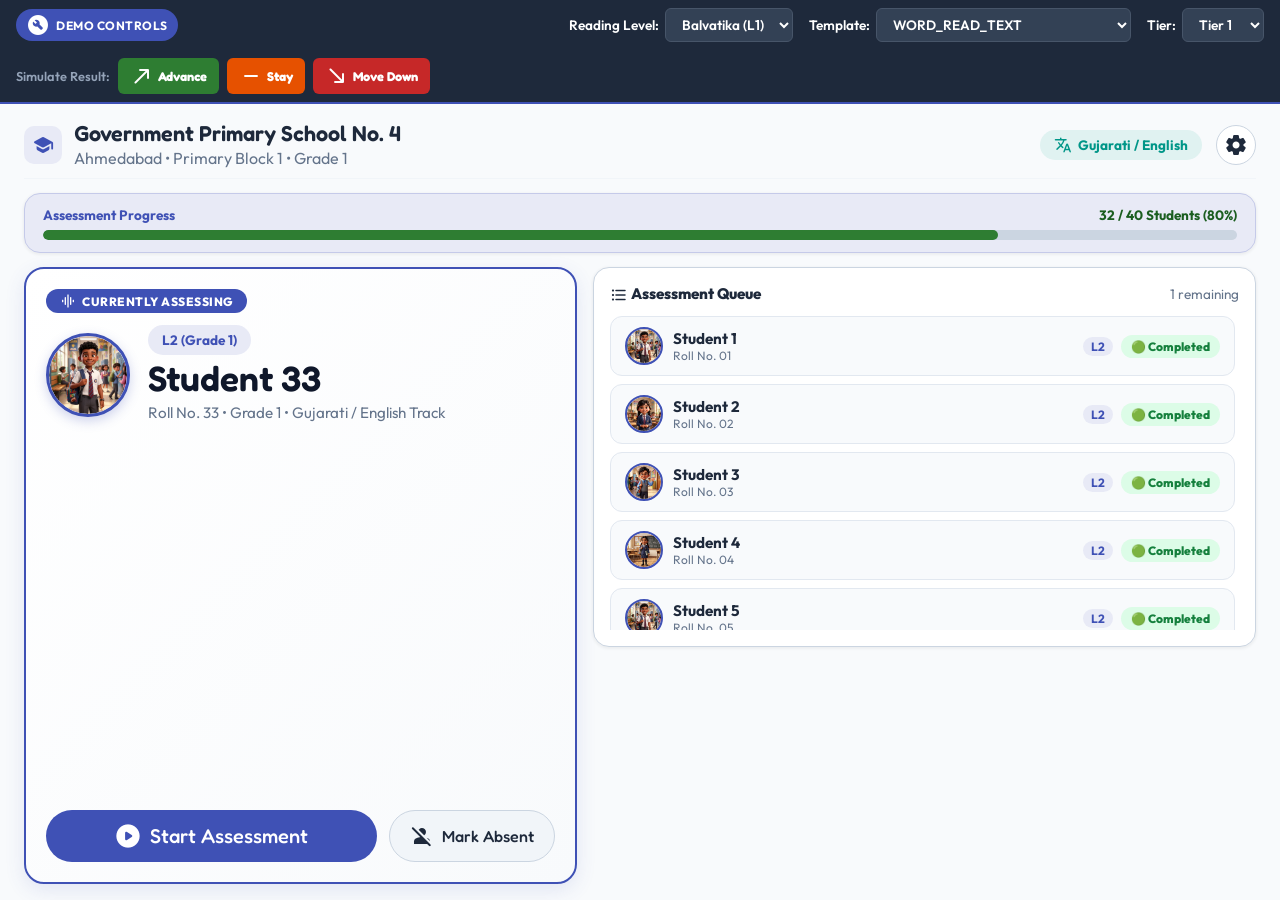
<file: index.html>
<!DOCTYPE html>
<html lang="en">
<head>
    <meta charset="UTF-8">
    <meta name="viewport" content="width=device-width, initial-scale=1.0">
    <title>Miko ORF Smartboard Prototype</title>
    <link href="https://fonts.googleapis.com/css2?family=Outfit:wght@400;500;600;700;800&family=Fredoka:wght@400;500;600;700&display=swap" rel="stylesheet">
    <link href="https://fonts.googleapis.com/icon?family=Material+Icons+Round" rel="stylesheet">
    <link rel="stylesheet" href="styles.css">
</head>
<body>
    <!-- Persistent Developer Demo Controls Bar -->
    <header id="demo-controls-bar">
        <div class="demo-controls-wrapper">
            <div class="demo-badge">
                <span class="material-icons-round">build_circle</span>
                <span>DEMO CONTROLS</span>
            </div>
            
            <div class="demo-selectors">
                <div class="demo-control-group">
                    <label for="demo-level-select">Reading Level:</label>
                    <select id="demo-level-select" class="demo-select">
                        <option value="L1" selected>Balvatika (L1)</option>
                        <option value="L2">Grade 1 (L2)</option>
                        <option value="L3">Grade 2 (L3)</option>
                        <option value="L4">Grade 3 (L4)</option>
                    </select>
                </div>

                <div class="demo-control-group">
                    <label for="demo-template-select">Template:</label>
                    <select id="demo-template-select" class="demo-select">
                        <!-- Dynamic options based on level -->
                    </select>
                </div>

                <div class="demo-control-group">
                    <label for="demo-tier-select">Tier:</label>
                    <select id="demo-tier-select" class="demo-select">
                        <option value="tier1" selected>Tier 1</option>
                        <option value="tier2">Tier 2</option>
                        <option value="tier3">Tier 3</option>
                    </select>
                </div>
            </div>

            <div class="demo-actions">
                <span class="demo-actions-label">Simulate Result:</span>
                <button class="btn-demo-action advance" onclick="simulateProgression('Advance')">
                    <span class="material-icons-round">north_east</span> Advance
                </button>
                <button class="btn-demo-action stay" onclick="simulateProgression('Stay')">
                    <span class="material-icons-round">remove</span> Stay
                </button>
                <button class="btn-demo-action move-down" onclick="simulateProgression('Move Down')">
                    <span class="material-icons-round">south_east</span> Move Down
                </button>
            </div>
        </div>
    </header>

    <div id="app-container">

        <!-- Screen 1: Teacher Home (Streamlined Dashboard) -->
        <div id="screen-01-home" class="screen active">
            <header class="top-bar-clean">
                <div class="header-left">
                    <span class="app-icon-sm text-primary"><span class="material-icons-round">school</span></span>
                    <div>
                        <h2 class="fredoka-text header-school-title" id="home-school-title">Government Primary School No. 4</h2>
                        <p class="subtitle text-muted" id="home-district-subtitle">Ahmedabad • Primary Block 1 • Grade 1</p>
                    </div>
                </div>
                <div class="header-right">
                    <div class="language-track-badge">
                        <span class="material-icons-round" style="font-size: 18px;">translate</span>
                        <span id="home-lang-track-label">Gujarati / English</span>
                    </div>
                    <button id="btn-teacher-dashboard-trigger" class="btn-icon" title="Teacher Settings" onclick="openTeacherSettingsModal()">
                        <span class="material-icons-round">settings</span>
                    </button>
                </div>
            </header>

            <main class="dashboard-main-layout">

                <!-- Assessment Progress Bar -->
                <div class="card compact-progress-card">
                    <div class="progress-info-row">
                        <span class="progress-title-sm">Assessment Progress</span>
                        <span class="progress-count-sm" id="progress-text-count">32 / 40 Students (80%)</span>
                    </div>
                    <div class="progress-bar-container-sm">
                        <div id="progress-bar-fill-large" class="progress-bar-fill-sm" style="width: 80%;"></div>
                    </div>
                </div>

                <!-- Main 2-Column Split Layout: Currently Assessing (Hero) + Assessment Queue -->
                <div class="dashboard-split-layout">
                    
                    <!-- Currently Assessing Hero Card -->
                    <div class="card hero-student-card" id="hero-student-card">
                        <div class="hero-header-badge">
                            <span class="material-icons-round" style="font-size: 16px;">graphic_eq</span> CURRENTLY ASSESSING
                        </div>

                        <div class="hero-student-body" id="hero-card-content">
                            <div class="hero-avatar">
                                <img src="assets/kid_avatar_1.jpg" alt="Student" class="hero-avatar-img">
                            </div>
                            <div class="hero-student-info">
                                <span class="badge-pill hero-level-badge" id="hero-student-level-badge">Level 2 (Grade 1)</span>
                                <h2 class="fredoka-text hero-student-name" id="up-next-student-name">Aarav Patel</h2>
                                <p class="text-muted hero-student-details" id="up-next-student-subtext">Roll No. 04 • Grade 1-A • Gujarati Track</p>
                            </div>
                        </div>

                        <div class="hero-action-buttons" id="hero-card-actions">
                            <button class="btn-primary btn-hero-start" onclick="triggerStartSession()">
                                <span class="material-icons-round" style="font-size: 28px;">play_circle</span> Start Assessment
                            </button>
                            <button class="btn-secondary btn-hero-absent" onclick="markCurrentStudentAbsent()">
                                <span class="material-icons-round">person_off</span> Mark Absent
                            </button>
                        </div>
                    </div>

                    <!-- Assessment Queue Card -->
                    <div class="card roster-queue-card">
                        <div class="queue-card-header">
                            <span class="queue-title-text"><span class="material-icons-round" style="font-size: 18px; vertical-align: middle;">format_list_bulleted</span> Assessment Queue</span>
                            <span class="text-muted" style="font-size: 0.85rem;" id="queue-remaining-badge">8 remaining</span>
                        </div>
                        <div class="roster-queue-grid" id="queue-chips-strip">
                            <!-- Student Cards Injected via JS -->
                        </div>
                    </div>

                </div>

            </main>
        </div>

        <!-- Screen 2: Transition Screen with 3D AI Kid Avatar -->
        <div id="screen-02-transition" class="screen hidden countdown-screen">
            <div class="countdown-card">
                <div class="transition-avatar-container">
                    <img id="transition-student-avatar" src="assets/kid_avatar_1.jpg" alt="Student Avatar" class="transition-avatar-img">
                </div>
                <h1 id="transition-greeting" class="fredoka-text text-primary">Aarav Patel</h1>
                <h2 class="fredoka-text text-secondary" id="transition-subheading">Please come forward</h2>
                
                <div class="countdown-wrapper">
                    <div id="countdown" class="fredoka-text">3</div>
                    <svg class="countdown-circle">
                        <circle cx="70" cy="70" r="60"></circle>
                    </svg>
                </div>
            </div>
        </div>

        <!-- Screen 3: Assessment Activity -->
        <div id="screen-03-activity" class="screen hidden activity-screen">
            <header class="activity-header">
                <div class="activity-meta">
                    <span class="badge-pill" id="activity-level-badge">Balvatika (L1)</span>
                    <span class="badge-pill" id="activity-template-badge">WORD_READ_TEXT</span>
                    <span class="badge-pill" id="activity-sample-counter" style="background: var(--md-sys-color-secondary-container); color: var(--md-sys-color-secondary);">Sample 1 of 3</span>
                    <span class="badge-pill" id="activity-wcpm-badge" style="background: #FEF3C7; color: #B45309; font-weight: 800; display: inline-flex; align-items: center; gap: 4px;">
                        <span class="material-icons-round" style="font-size: 16px;">speed</span> <span id="wcpm-val-display">0</span> WCPM
                    </span>
                </div>
                <div class="teacher-live-controls">
                    <!-- 3-Minute Assessment Countdown Timer -->
                    <div class="timer-badge neutral" id="assessment-timer-badge">
                        <span class="material-icons-round">timer</span>
                        <span id="timer-display-text">3:00</span>
                    </div>

                    <button class="btn-secondary" onclick="pauseSession()">
                        <span class="material-icons-round">pause</span> Pause
                    </button>
                    <button class="btn-secondary" onclick="endAssessmentSessionPrompt()">
                        <span class="material-icons-round">stop</span> End Session
                    </button>
                </div>
            </header>

            <main class="activity-body">
                <div class="activity-instruction-box">
                    <h2 id="activity-instruction-text" class="fredoka-text">Read the word out loud.</h2>
                </div>

                <!-- Main Activity Display Card -->
                <div class="card reading-card-container" id="reading-card-container">
                    <!-- Dynamic Content Injected via JS -->
                </div>

                <!-- Live Speech Transcript Box -->
                <div class="live-transcript-box hidden" id="live-transcript-box">
                    <span class="material-icons-round transcript-icon">record_voice_over</span>
                    <span class="transcript-text" id="live-transcript-text">Heard: "..."</span>
                </div>

                <!-- Subtle Silent Pause Prompt (3-5s silence) -->
                <div class="silence-prompt-toast hidden" id="silence-prompt-toast">
                    <span class="material-icons-round">sentiment_satisfied</span> Keep reading when you're ready
                </div>

                <!-- Listening Experience Indicator & Mic -->
                <div class="listening-experience-box">
                    <div class="waveform-wrapper">
                        <div class="waveform-dots" id="waveform-dots">
                            <span></span><span></span><span></span><span></span><span></span>
                        </div>
                        <div class="listening-indicator" id="listening-indicator" onclick="toggleRealSpeechRecognition()" title="Tap to toggle Microphone">
                            <div class="pulse-ring"></div>
                            <span class="material-icons-round mic-icon" id="mic-icon-btn">mic</span>
                        </div>
                    </div>
                    <div class="listening-label" id="listening-label">Listening... Speak clearly</div>
                    <button class="btn-secondary btn-simulate-read" onclick="simulateWordSpeech()">
                        <span class="material-icons-round">volume_up</span> Simulate Speech
                    </button>
                </div>
            </main>
        </div>

        <!-- Screen 3b: Dedicated Comprehension Question Screen -->
        <div id="screen-03b-comprehension" class="screen hidden activity-screen">
            <header class="activity-header">
                <div class="activity-meta">
                    <span class="badge-pill" id="comp-level-badge">Grade 2 (L3)</span>
                    <span class="badge-pill" style="background: #F3E8FF; color: #7E22CE;">COMPREHENSION</span>
                    <span class="badge-pill" id="comp-sample-counter" style="background: var(--md-sys-color-secondary-container); color: var(--md-sys-color-secondary);">Sample 1 of 3</span>
                </div>
                <div class="teacher-live-controls">
                    <!-- Shared 3-Minute Assessment Countdown Timer -->
                    <div class="timer-badge neutral" id="comp-timer-badge">
                        <span class="material-icons-round">timer</span>
                        <span id="comp-timer-display-text">3:00</span>
                    </div>

                    <button class="btn-secondary" onclick="pauseSession()">
                        <span class="material-icons-round">pause</span> Pause
                    </button>
                    <button class="btn-secondary" onclick="endAssessmentSessionPrompt()">
                        <span class="material-icons-round">stop</span> End Session
                    </button>
                </div>
            </header>

            <main class="activity-body" style="justify-content: center;">
                <div class="card comprehension-page-card">
                    <div class="comp-badge-header">
                        <span class="material-icons-round">quiz</span> COMPREHENSION QUESTION
                    </div>
                    <h1 class="fredoka-text comp-question-title" id="comp-page-question-text">Question text</h1>
                    <div class="comp-options-page-grid" id="comp-page-options-grid"></div>
                </div>
            </main>
        </div>

        <!-- Screen 4: Session Complete Screen -->
        <div id="screen-04-end" class="screen hidden end-screen">
            <div id="confetti-container"></div>
            <div class="card celebration-card">
                <span class="material-icons-round text-success celebration-icon">workspace_premium</span>
                <h1 class="fredoka-text text-success">Today's Session Complete</h1>
                <p class="text-muted celebration-subtext">All scheduled student assessments finished!</p>
                
                <div class="session-summary-stats">
                    <div class="stat-box">
                        <span class="stat-number text-primary" id="summary-stat-assessed">0</span>
                        <span class="stat-label">Students Assessed</span>
                    </div>
                    <div class="stat-box">
                        <span class="stat-number text-secondary" id="summary-stat-wcpm">0</span>
                        <span class="stat-label">Avg WCPM</span>
                    </div>
                    <div class="stat-box">
                        <span class="stat-number text-success" id="summary-stat-absent">0</span>
                        <span class="stat-label">Absent</span>
                    </div>
                </div>
                
                <button class="btn-primary btn-large" onclick="returnToHomeFromComplete()">
                    <span class="material-icons-round">home</span> Return Home
                </button>
            </div>
        </div>

        <!-- Screen 5: Teacher 3-Tab Reporting Module -->
        <div id="screen-05-reporting" class="screen hidden reporting-screen">
            <header class="top-bar">
                <div class="header-left">
                    <button class="btn-secondary" onclick="renderTeacherHome()">
                        <span class="material-icons-round">arrow_back</span> Back to Home
                    </button>
                    <div>
                        <h1 class="fredoka-text">Teacher Reporting Dashboard</h1>
                        <p class="subtitle text-muted">Gujarat Primary ORF Fluency Analytics</p>
                    </div>
                </div>
                <div class="header-right">
                    <button class="btn-primary" onclick="exportFilteredCSV()">
                        <span class="material-icons-round">download</span> Export CSV
                    </button>
                </div>
            </header>

            <!-- 3 Tabs Navigation Bar -->
            <div class="reporting-tabs-nav">
                <button class="rep-tab-btn active" id="tab-btn-student" onclick="switchReportingTab('student')">
                    <span class="material-icons-round">person</span> Student Report
                </button>
                <button class="rep-tab-btn" id="tab-btn-class" onclick="switchReportingTab('class')">
                    <span class="material-icons-round">groups</span> Class Report
                </button>
                <button class="rep-tab-btn" id="tab-btn-log" onclick="switchReportingTab('log')">
                    <span class="material-icons-round">receipt_long</span> Response Log
                </button>
            </div>

            <main class="reporting-body">

                <!-- Tab 1: Student Report View -->
                <div id="rep-tab-content-student" class="rep-tab-content active">
                    <div class="student-select-card card">
                        <label for="rep-student-selector" class="rep-label">Select Student:</label>
                        <select id="rep-student-selector" class="demo-select rep-select" onchange="renderStudentReport(this.value)">
                            <!-- Populated dynamically -->
                        </select>
                    </div>

                    <div class="rep-grid-layout" id="student-report-details-container">
                        <!-- Rendered via JS -->
                    </div>
                </div>

                <!-- Tab 2: Class Report View -->
                <div id="rep-tab-content-class" class="rep-tab-content hidden">
                    <div class="rep-stats-grid">
                        <div class="card stat-card">
                            <span class="stat-card-title">TOTAL STUDENTS</span>
                            <h2 class="fredoka-text text-primary" id="class-rep-stat-total">40</h2>
                        </div>
                        <div class="card stat-card">
                            <span class="stat-card-title">ASSESSED</span>
                            <h2 class="fredoka-text text-success" id="class-rep-stat-assessed">0</h2>
                        </div>
                        <div class="card stat-card">
                            <span class="stat-card-title">PENDING</span>
                            <h2 class="fredoka-text text-secondary" id="class-rep-stat-pending">40</h2>
                        </div>
                        <div class="card stat-card">
                            <span class="stat-card-title">ABSENT</span>
                            <h2 class="fredoka-text text-muted" id="class-rep-stat-absent">0</h2>
                        </div>
                    </div>

                    <div class="card coverage-banner-card">
                        <div class="coverage-header">
                            <span class="coverage-title">CURRENT CYCLE COVERAGE</span>
                            <span class="coverage-count" id="class-rep-coverage-label">0 / 40 Students Assessed (0%)</span>
                        </div>
                        <div class="progress-bar-large-container">
                            <div class="progress-bar-fill-large" id="class-rep-coverage-fill" style="width: 0%;"></div>
                        </div>
                    </div>

                    <div class="rep-grid-two-col">
                        <div class="card">
                            <h3 class="fredoka-text" style="margin-bottom: 16px;">Reading Level Distribution</h3>
                            <div class="level-dist-bars" id="class-rep-level-dist-container">
                                <!-- Populated dynamically -->
                            </div>
                        </div>

                        <div class="card">
                            <h3 class="fredoka-text" style="margin-bottom: 16px;">Classroom Insights</h3>
                            <ul class="insights-list" id="class-rep-insights-list">
                                <!-- Populated dynamically -->
                            </ul>
                        </div>
                    </div>

                    <div class="card" style="margin-top: 20px;">
                        <h3 class="fredoka-text" style="margin-bottom: 16px;">Students Requiring Attention</h3>
                        <table class="rep-table">
                            <thead>
                                <tr>
                                    <th>Student Name</th>
                                    <th>Grade</th>
                                    <th>Level</th>
                                    <th>Attention Reason</th>
                                </tr>
                            </thead>
                            <tbody id="attention-students-tbody">
                                <!-- Populated dynamically -->
                            </tbody>
                        </table>
                    </div>
                </div>

                <!-- Tab 3: Response Log View -->
                <div id="rep-tab-content-log" class="rep-tab-content hidden">
                    <div class="card log-filters-card">
                        <div class="filters-row">
                            <div class="filter-group">
                                <label>Filter Level:</label>
                                <select id="filter-log-level" class="demo-select" onchange="renderResponseLog()">
                                    <option value="ALL">All Levels</option>
                                    <option value="L1">Level 1</option>
                                    <option value="L2">Level 2</option>
                                    <option value="L3">Level 3</option>
                                    <option value="L4">Level 4</option>
                                </select>
                            </div>
                            <div class="filter-group">
                                <label>Language:</label>
                                <select id="filter-log-lang" class="demo-select" onchange="renderResponseLog()">
                                    <option value="ALL">All Languages</option>
                                    <option value="Gujarati">Gujarati</option>
                                    <option value="English">English</option>
                                </select>
                            </div>
                        </div>
                    </div>

                    <div class="card table-wrapper-card">
                        <table class="rep-table">
                            <thead>
                                <tr>
                                    <th>Date</th>
                                    <th>Student</th>
                                    <th>Language</th>
                                    <th>Level</th>
                                    <th>Tier</th>
                                    <th>Accuracy</th>
                                    <th>WCPM</th>
                                    <th>Comp Score</th>
                                    <th>Status</th>
                                    <th>Action</th>
                                </tr>
                            </thead>
                            <tbody id="response-log-tbody">
                                <!-- Populated dynamically -->
                            </tbody>
                        </table>
                    </div>
                </div>

            </main>
        </div>

        <!-- Animated Progression Simulation Toast Modal -->
        <div id="progression-toast" class="progression-toast hidden">
            <div class="toast-card" id="toast-card">
                <span class="material-icons-round toast-icon" id="toast-icon">north_east</span>
                <div class="toast-title" id="toast-title">Advance</div>
                <div class="toast-subtitle" id="toast-subtitle">L1 ↓ L2</div>
            </div>
        </div>

        <!-- Teacher Settings Modal -->
        <div id="modal-teacher-settings" class="modal-backdrop hidden">
            <div class="modal-card">
                <div class="modal-header">
                    <h2 class="fredoka-text">Teacher Settings</h2>
                    <button class="btn-icon" onclick="closeTeacherSettingsModal()"><span class="material-icons-round">close</span></button>
                </div>
                <div class="modal-body">
                    <div class="settings-options-grid" style="margin-bottom: 24px;">
                        <div class="settings-option-card" onclick="openReportingFromSettings()">
                            <span class="material-icons-round option-icon text-primary">assessment</span>
                            <h3>Reporting Dashboard</h3>
                            <p class="text-muted">View individual student progress, class overview, and export response logs.</p>
                        </div>
                        <div class="settings-option-card" onclick="triggerResetConfiguration()">
                            <span class="material-icons-round option-icon text-secondary">restart_alt</span>
                            <h3>Reset Configuration</h3>
                            <p class="text-muted">Return app to initial setup flow and re-configure school settings.</p>
                        </div>
                    </div>

                    <!-- Sound Effects Accessibility Controls -->
                    <div class="card sfx-settings-card" style="text-align: left;">
                        <h3 class="fredoka-text" style="margin-bottom: 12px; display: flex; align-items: center; gap: 8px;">
                            <span class="material-icons-round text-primary">volume_up</span> Sound Effects (SFX)
                        </h3>
                        <div style="display: flex; align-items: center; justify-content: space-between; margin-bottom: 16px;">
                            <label for="sfx-enable-toggle" style="font-weight: 700;">Enable Audio Feedback:</label>
                            <input type="checkbox" id="sfx-enable-toggle" checked style="width: 20px; height: 20px; cursor: pointer;" onchange="toggleSFXEnabled(this.checked)">
                        </div>
                        <div style="display: flex; align-items: center; justify-content: space-between; gap: 16px;">
                            <label for="sfx-volume-slider" style="font-weight: 700; width: 140px;">SFX Volume:</label>
                            <input type="range" id="sfx-volume-slider" min="0" max="1" step="0.1" value="0.5" style="flex: 1; cursor: pointer;" onchange="updateSFXVolume(this.value)">
                            <span id="sfx-volume-val" style="font-weight: 800; width: 40px;">50%</span>
                        </div>
                    </div>
                </div>
            </div>
        </div>

        <!-- Initial Setup Onboarding Modal -->
        <div id="modal-onboarding-setup" class="modal-backdrop hidden">
            <div class="modal-card" style="max-width: 520px;">
                <div class="modal-header">
                    <h2 class="fredoka-text">Miko Reading Check Setup</h2>
                </div>
                <div class="modal-body" style="text-align: left;">
                    <div class="form-group" style="margin-bottom: 16px;">
                        <label class="rep-label">District & Block:</label>
                        <select id="setup-district-select" class="demo-select" style="width: 100%;">
                            <option value="Ahmedabad • Primary Block 1">Ahmedabad • Primary Block 1</option>
                            <option value="Gandhinagar • Block A">Gandhinagar • Block A</option>
                            <option value="Surat • Primary Division">Surat • Primary Division</option>
                        </select>
                    </div>
                    <div class="form-group" style="margin-bottom: 16px;">
                        <label class="rep-label">School Name:</label>
                        <input type="text" id="setup-school-input" class="demo-select" value="Government Primary School No. 4" style="width: 100%;">
                    </div>
                    <div class="form-group" style="margin-bottom: 16px;">
                        <label class="rep-label">Grade Level:</label>
                        <select id="setup-grade-select" class="demo-select" style="width: 100%;">
                            <option value="Grade 1">Grade 1 (Level 2)</option>
                            <option value="Balvatika">Balvatika (Level 1)</option>
                            <option value="Grade 2">Grade 2 (Level 3)</option>
                            <option value="Grade 3">Grade 3 (Level 4)</option>
                        </select>
                    </div>
                    <div class="form-group" style="margin-bottom: 16px;">
                        <label class="rep-label">Language Track:</label>
                        <select id="setup-lang-select" class="demo-select" style="width: 100%;">
                            <option value="Gujarati / English">Gujarati / English Dual Track</option>
                            <option value="Gujarati">Gujarati Medium</option>
                            <option value="English">English Medium</option>
                        </select>
                    </div>
                    <div class="form-group" style="margin-bottom: 24px;">
                        <label class="rep-label">Class Roster Size:</label>
                        <select id="setup-roster-size-select" class="demo-select" style="width: 100%;">
                            <option value="1">1 Student (Testing Roster)</option>
                            <option value="5">5 Students (Small Roster)</option>
                            <option value="25">25 Students (Standard Class)</option>
                            <option value="40" selected>40 Students (Full Class)</option>
                        </select>
                    </div>
                    <button class="btn-primary btn-large" style="width: 100%;" onclick="completeInitialSetupFlow()">
                        <span class="material-icons-round">check_circle</span> Complete Setup
                    </button>
                </div>
            </div>
        </div>

    </div>

    <script src="data.js"></script>
    <script src="storage.js"></script>
    <script src="app.js"></script>
</body>
</html>
</file>
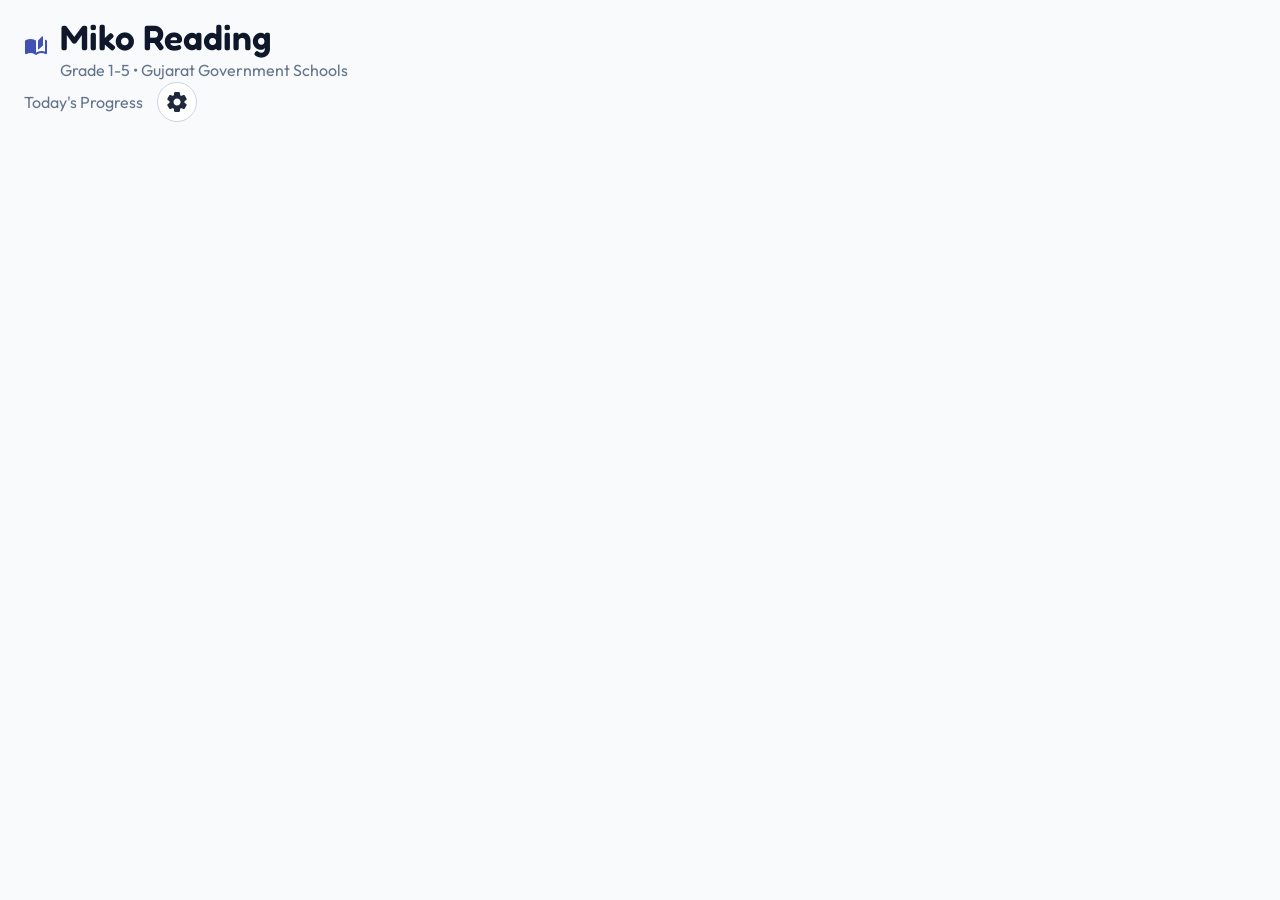
<file: vercel_index.html>
<!DOCTYPE html>
<html lang="en">
<head>
    <meta charset="UTF-8">
    <meta name="viewport" content="width=device-width, initial-scale=1.0">
    <title>Miko Reading Check</title>
    <!-- Google Fonts for Child-friendly and clean interface -->
    <link href="https://fonts.googleapis.com/css2?family=Outfit:wght@400;500;600;700;800&family=Fredoka:wght@400;500;600;700&display=swap" rel="stylesheet">
    <!-- Google Material Icons Round -->
    <link href="https://fonts.googleapis.com/icon?family=Material+Icons+Round" rel="stylesheet">
    <link rel="stylesheet" href="styles.css">
</head>
<body>
    <div id="app-container">
        <div id="session-controls" class="session-controls hidden">
            <button id="btn-pause-session" class="btn-secondary" onclick="toggleSessionPause()">Pause Assessment</button>
            <button class="btn-secondary" onclick="endAssessmentSessionPrompt()">End Assessment</button>
        </div>
        
        <!-- Screen 01: Home / Roster -->
        <div id="screen-01-home" class="screen">
            <header class="top-bar">
                <div class="header-left">
                    <span class="app-icon text-primary"><span class="material-icons-round">auto_stories</span></span>
                    <div>
                        <h1>Miko Reading</h1>
                        <p class="subtitle text-muted">Grade 1-5 • Gujarat Government Schools</p>
                    </div>
                </div>
                <div class="header-right">
                    <div class="progress-section">
                        <span class="progress-label text-muted">Today's Progress</span>
                        <div class="progress-bar-container">
                            <div id="progress-bar-fill" class="progress-bar-fill"></div>
                        </div>
                        <span id="progress-bar-text" class="text-muted" style="font-size:0.85rem"></span>
                    </div>
                    <button id="btn-teacher-dashboard-trigger" class="btn-icon" aria-label="Teacher dashboard">
                        <span class="material-icons-round">settings</span>
                    </button>
                </div>
            </header>
            
            <main class="home-main">
                <div id="up-next-section" class="up-next-section">
                    <!-- Injected via JS -->
                </div>
                
            </main>
        </div>

        <!-- Screen 01b: Subject Selection -->
        <div id="screen-01b-subject" class="screen hidden">
            <header class="top-bar-simple">
                <button class="btn-back" onclick="goToHome()"><span class="material-icons-round">arrow_back</span> Back</button>
            </header>
            <main class="selection-container">
                <div class="selection-title-area">
                    <h2 class="fredoka-text">Choose a Subject / વિષય પસંદ કરો</h2>
                    <p class="text-muted">What are we reading today?</p>
                </div>
                <div class="subjects-grid">
                    <!-- English (Active) -->
                    <div class="subject-card english" onclick="selectSubject('english')">
                        <div class="subject-card-icon"><span class="material-icons-round">translate</span></div>
                        <div class="subject-card-info">
                            <h3>English</h3>
                            <p>Read fun English words & stories</p>
                        </div>
                        <div class="subject-card-badge">Let's Read!</div>
                    </div>
                    <!-- Gujarati (Coming Soon) -->
                    <div class="subject-card gujarati disabled" onclick="selectSubject('gujarati')">
                        <div class="subject-card-icon"><span class="material-icons-round">menu_book</span></div>
                        <div class="subject-card-info">
                            <h3>ગુજરાતી (Gujarati)</h3>
                            <p>નવી વાર્તાઓ વાંચન</p>
                        </div>
                        <div class="subject-card-badge badge-secondary">Soon / ટૂંક સમયમાં</div>
                    </div>
                </div>
            </main>
        </div>

        <!-- Screen 01c: Chapter Selection -->
        <div id="screen-01c-chapter" class="screen hidden">
            <header class="top-bar-simple">
                <button class="btn-back" onclick="goToSubjects()"><span class="material-icons-round">arrow_back</span> Back</button>
            </header>
            <main class="selection-container">
                <div class="selection-title-area">
                    <h2 class="fredoka-text">Select a Chapter / પ્રકરણ પસંદ કરો</h2>
                    <p class="text-muted" id="chapter-subtitle-text">Choose your reading adventure!</p>
                </div>
                
                <div class="chapters-grid" id="chapters-grid">
                    <!-- Chapters will be dynamically generated by JS -->
                </div>
            </main>
        </div>

        <!-- Screen 02: Transition Countdown -->
        <div id="screen-02-transition" class="screen hidden countdown-screen">
            <div class="countdown-card">
                <h1 id="transition-greeting" class="fredoka-text">Hi Student!</h1>
                <h2 id="transition-subtitle" class="fredoka-text text-secondary">Get ready to read...</h2>
                <div class="countdown-wrapper">
                    <div id="countdown" class="fredoka-text">3</div>
                    <svg class="countdown-circle">
                        <circle cx="90" cy="90" r="80"></circle>
                    </svg>
                </div>
            </div>
        </div>

        <!-- Screen 03: Activity Reading/Vocab -->
        <div id="screen-03-activity" class="screen hidden activity-screen">
            <!-- Dynamic Content Injected Here -->
        </div>

        <!-- Screen 04: Celebration / Results -->
        <div id="screen-04-end" class="screen hidden end-screen">
            <div id="confetti-container"></div>
            <div class="celebration-card">
                <div class="star-burst">
                    <span class="material-icons-round star-pulse-1">star</span>
                    <span class="material-icons-round star-pulse-2">star</span>
                    <span class="material-icons-round star-pulse-3">star</span>
                </div>
                <h1 class="fredoka-text text-success" id="end-title">Excellent Reading!</h1>
                <h2 class="fredoka-text" id="end-subtitle">You read like a star!</h2>
                
                <div class="results-stats-container" id="results-stats-container">
                    <!-- Stats summary card goes here -->
                </div>
                
                <div class="action-row">
                    <button id="btn-results-continue" class="btn-primary btn-large">
                        <span>Continue</span> <span class="material-icons-round">arrow_forward</span>
                    </button>
                </div>
            </div>
        </div>
        
        <!-- Teacher Dashboard Modal -->
        <div id="teacher-dashboard-modal" class="modal hidden">
            <div class="modal-content">
                <header class="modal-header">
                    <div class="modal-title-wrapper">
                        <span class="material-icons-round text-primary modal-icon">admin_panel_settings</span>
                        <h2>Teacher Dashboard</h2>
                    </div>
                    <button id="btn-close-dashboard" class="btn-icon-close" aria-label="Close">
                        <span class="material-icons-round">close</span>
                    </button>
                </header>
                
                <div class="dashboard-stats" id="dashboard-stats">
                    <!-- Stats injected via JS -->
                </div>

                <div class="dashboard-controls">
                    <h3 class="dashboard-subtitle">Student Level Administration</h3>
                    <p class="text-muted dashboard-desc">Adjust student reading levels to customize their experience.</p>
                </div>
                
                <div id="dashboard-content" class="dashboard-list">
                    <!-- Student Cards injected via JS -->
                </div>
            </div>
        </div>
    </div>

    <!-- Miko Global Avatar (Always Visible, Conversational Assistant) -->
    <div id="miko-global" class="hidden">
        <div class="miko-speech-bubble">
            <div id="miko-bubble-text">Hi! Let's read together!</div>
        </div>
        <div class="miko-avatar-container">
            <img src="assets/miko.png" alt="Miko The Guide">
        </div>
    </div>

    <!-- Audio for SFX -->
    <audio id="sfx-success" src="assets/sfx-success.mp3"></audio>
    <audio id="sfx-pop" src="assets/sfx-pop.mp3"></audio>
    <audio id="sfx-chime" src="assets/sfx-chime.mp3"></audio>

    <script src="data.js"></script>
    <script src="storage.js"></script>
    <script src="app.js"></script>
</body>
</html>
</file>
<file: styles.css>
@import url('https://fonts.googleapis.com/css2?family=Outfit:wght@400;500;600;700;800&family=Fredoka:wght@400;500;600;700&display=swap');
@import url('https://fonts.googleapis.com/icon?family=Material+Icons+Round');

:root {
    /* M3 Color Scheme (Light Theme) */
    --md-sys-color-primary: #3F51B5;
    --md-sys-color-primary-container: #E8EAF6;
    --md-sys-color-on-primary: #FFFFFF;
    --md-sys-color-secondary: #009688;
    --md-sys-color-secondary-container: #E0F2F1;
    --md-sys-color-on-secondary: #FFFFFF;
    --md-sys-color-tertiary: #FF9800;
    --md-sys-color-success: #4CAF50;
    --md-sys-color-success-container: #E8F5E9;
    --md-sys-color-background: #F8FAFC;
    --md-sys-color-surface: #FFFFFF;
    --md-sys-color-surface-variant: #F1F5F9;
    --md-sys-color-on-background: #0F172A;
    --md-sys-color-on-surface: #1E293B;
    --md-sys-color-on-surface-variant: #64748B;
    --md-sys-color-outline: #CBD5E1;
    
    --md-typeface-brand: 'Fredoka', sans-serif;
    --md-typeface-plain: 'Outfit', sans-serif;
    
    --radius-sm: 12px;
    --radius-md: 16px;
    --radius-lg: 24px;
    --radius-pill: 9999px;
}

* { box-sizing: border-box; margin: 0; padding: 0; font-family: var(--md-typeface-plain); }

body {
    background-color: var(--md-sys-color-background);
    color: var(--md-sys-color-on-background);
    height: 100vh;
    width: 100vw;
    overflow: hidden;
    display: flex;
    flex-direction: column;
}

.hidden { display: none !important; }

/* --- Persistent Developer Demo Controls Bar --- */
#demo-controls-bar {
    background: #1E293B;
    color: white;
    padding: 8px 16px;
    border-bottom: 2px solid var(--md-sys-color-primary);
    z-index: 9999;
}

.demo-controls-wrapper {
    max-width: 1280px;
    margin: 0 auto;
    display: flex;
    align-items: center;
    justify-content: space-between;
    gap: 16px;
    flex-wrap: wrap;
}

.demo-badge {
    display: flex;
    align-items: center;
    gap: 6px;
    background: var(--md-sys-color-primary);
    color: white;
    padding: 4px 10px;
    border-radius: var(--radius-pill);
    font-weight: 700;
    font-size: 0.75rem;
    letter-spacing: 0.5px;
}

.demo-selectors {
    display: flex;
    align-items: center;
    gap: 16px;
    flex-wrap: wrap;
}

.demo-control-group {
    display: flex;
    align-items: center;
    gap: 6px;
    font-size: 0.85rem;
    font-weight: 600;
}

.demo-select {
    background: #334155;
    color: white;
    border: 1px solid #475569;
    padding: 6px 12px;
    border-radius: 6px;
    font-size: 0.85rem;
    font-weight: 600;
    outline: none;
    cursor: pointer;
}
.demo-select:focus { border-color: var(--md-sys-color-primary); }

.demo-actions {
    display: flex;
    align-items: center;
    gap: 8px;
}

.demo-actions-label {
    font-size: 0.8rem;
    color: #94A3B8;
    font-weight: 600;
}

.btn-demo-action {
    padding: 6px 12px;
    font-size: 0.8rem;
    font-weight: 700;
    border-radius: 6px;
    border: none;
    cursor: pointer;
    display: inline-flex;
    align-items: center;
    gap: 4px;
    transition: transform 0.1s;
}
.btn-demo-action:active { transform: scale(0.95); }
.btn-demo-action.advance { background: #2E7D32; color: white; }
.btn-demo-action.stay { background: #E65100; color: white; }
.btn-demo-action.move-down { background: #C62828; color: white; }

/* --- App Container & Layout --- */
#app-container {
    flex: 1;
    position: relative;
    width: 100%;
    height: calc(100vh - 54px);
    overflow: hidden;
}

.screen {
    position: absolute;
    top: 0; left: 0; right: 0; bottom: 0;
    display: none;
    flex-direction: column;
    padding: 16px 24px;
    max-width: 1280px;
    margin: 0 auto;
    overflow-y: auto;
}
.screen.active { display: flex; }

/* --- Typography --- */
h1, h2, h3, h4, .fredoka-text { font-family: var(--md-typeface-brand); font-weight: 600; }
h1 { font-size: 2.2rem; line-height: 1.2; }
h2 { font-size: 1.5rem; }
h3 { font-size: 1.2rem; }
p { font-size: 1rem; line-height: 1.5; }
.text-muted { color: var(--md-sys-color-on-surface-variant); }
.text-primary { color: var(--md-sys-color-primary); }
.text-secondary { color: var(--md-sys-color-secondary); }
.text-success { color: var(--md-sys-color-success); }

/* --- Cards & Buttons --- */
.card {
    background: var(--md-sys-color-surface);
    border-radius: var(--radius-md);
    padding: 16px 20px;
    border: 1px solid var(--md-sys-color-outline);
    box-shadow: 0px 1px 3px 1px rgba(0,0,0,0.05);
}

button {
    font-family: var(--md-typeface-brand);
    font-weight: 500;
    font-size: 1.05rem;
    border: none;
    cursor: pointer;
    border-radius: var(--radius-pill);
    padding: 10px 22px;
    display: inline-flex;
    align-items: center;
    justify-content: center;
    gap: 8px;
    transition: all 0.2s cubic-bezier(0.2, 0.8, 0.2, 1);
    outline: none;
}
button:active { transform: translateY(1px) scale(0.98); }
button:hover { transform: translateY(-2px); box-shadow: 0 4px 12px rgba(0, 0, 0, 0.1); }

.btn-primary { background-color: var(--md-sys-color-primary); color: var(--md-sys-color-on-primary); }
.btn-secondary { background-color: var(--md-sys-color-surface-variant); color: var(--md-sys-color-on-surface); border: 1px solid var(--md-sys-color-outline); }
.btn-large { font-size: 1.2rem; padding: 12px 26px; }

/* --- Screen 1: Teacher Home (Streamlined Dashboard) --- */
.top-bar-clean {
    display: flex; justify-content: space-between; align-items: center;
    margin-bottom: 14px; padding-bottom: 8px; border-bottom: 1px solid var(--md-sys-color-surface-variant);
}

.header-left { display: flex; align-items: center; gap: 12px; }
.app-icon-sm {
    display: flex; align-items: center; justify-content: center;
    width: 38px; height: 38px; background: var(--md-sys-color-primary-container);
    border-radius: 10px; color: var(--md-sys-color-primary);
}
.app-icon-sm span { font-size: 22px; }

.header-school-title { font-size: 1.35rem; color: #1E293B; }
.header-right { display: flex; align-items: center; gap: 14px; }

.language-track-badge {
    display: inline-flex; align-items: center; gap: 6px;
    background: var(--md-sys-color-secondary-container);
    color: var(--md-sys-color-secondary);
    padding: 6px 14px; border-radius: var(--radius-pill);
    font-weight: 700; font-size: 0.85rem;
}

.btn-icon {
    width: 40px; height: 40px; border-radius: 50%; padding: 0;
    background-color: var(--md-sys-color-surface);
    border: 1px solid var(--md-sys-color-outline);
    color: var(--md-sys-color-on-surface);
}

.dashboard-main-layout { flex: 1; display: flex; flex-direction: column; gap: 14px; }

/* Compact Progress Bar */
.compact-progress-card { padding: 12px 18px; background: #E8EAF6; border-color: #C5CAE9; }
.progress-info-row { display: flex; justify-content: space-between; font-weight: 700; font-size: 0.85rem; margin-bottom: 6px; }
.progress-title-sm { color: #3F51B5; }
.progress-count-sm { color: #1B5E20; }
.progress-bar-container-sm { height: 10px; background: #CBD5E1; border-radius: var(--radius-pill); overflow: hidden; }
.progress-bar-fill-sm { height: 100%; background: #2E7D32; border-radius: var(--radius-pill); transition: width 0.6s ease; }

/* Dashboard Split Layout: Hero Card (Left) + Queue (Right) */
.dashboard-split-layout { display: grid; grid-template-columns: 1fr 1.2fr; gap: 16px; flex: 1; min-height: 280px; }

/* Hero Student Card */
.hero-student-card {
    background: linear-gradient(135deg, #FFFFFF 0%, #F8FAFC 100%);
    border: 2px solid #3F51B5; border-radius: 20px; padding: 20px;
    display: flex; flex-direction: column; justify-content: space-between; position: relative;
    box-shadow: 0 6px 20px rgba(63, 81, 181, 0.12);
}

.hero-header-badge {
    align-self: flex-start; display: inline-flex; align-items: center; gap: 6px;
    background: #3F51B5; color: white; padding: 4px 14px; border-radius: var(--radius-pill);
    font-weight: 800; font-size: 0.75rem; letter-spacing: 0.5px;
}

.hero-student-body { display: flex; align-items: center; gap: 18px; margin: 12px 0; }
.hero-avatar {
    width: 84px; height: 84px; border-radius: 50%; background: #E8EAF6; color: #3F51B5;
    display: flex; align-items: center; justify-content: center; border: 3px solid #3F51B5;
    box-shadow: 0 4px 12px rgba(63, 81, 181, 0.25); overflow: hidden; flex-shrink: 0;
}
.hero-avatar-img { width: 100%; height: 100%; border-radius: 50%; object-fit: cover; }

.hero-student-info { display: flex; flex-direction: column; gap: 4px; }
.hero-level-badge { background: #E0F2F1; color: #009688; align-self: flex-start; font-size: 0.8rem; font-weight: 800; }
.hero-student-name { font-size: 2.2rem; color: #0F172A; line-height: 1.1; }
.hero-student-details { font-size: 0.95rem; color: #64748B; }

.hero-action-buttons { display: flex; gap: 12px; margin-top: auto; }
.btn-hero-start { flex: 1; font-size: 1.25rem; padding: 12px 24px; background: #3F51B5; }
.btn-hero-absent { font-size: 1rem; padding: 12px 20px; }

/* Roster Queue Card */
.roster-queue-card { display: flex; flex-direction: column; padding: 16px; max-height: 380px; }
.queue-card-header { display: flex; justify-content: space-between; align-items: center; margin-bottom: 12px; }
.queue-title-text { font-weight: 800; font-size: 0.95rem; color: #1E293B; }

.roster-queue-grid {
    display: flex; flex-direction: column; gap: 8px; overflow-y: auto; flex: 1; padding-right: 4px;
}

.queue-student-item {
    display: flex; align-items: center; justify-content: space-between; padding: 10px 14px;
    background: #F8FAFC; border: 1px solid #E2E8F0; border-radius: 12px; transition: all 0.2s;
}
.queue-student-item:hover { border-color: #3F51B5; background: #E8EAF6; transform: translateX(2px); }

.queue-student-left { display: flex; align-items: center; gap: 10px; }
.queue-student-avatar {
    width: 38px; height: 38px; border-radius: 50%; background: #E2E8F0;
    overflow: hidden; border: 2px solid #3F51B5; flex-shrink: 0;
}
.queue-avatar-img { width: 100%; height: 100%; border-radius: 50%; object-fit: cover; }
.queue-student-name { font-weight: 700; font-size: 0.95rem; color: #1E293B; }

.queue-student-right { display: flex; align-items: center; gap: 8px; }

/* Status Badges */
.q-badge { padding: 4px 10px; border-radius: var(--radius-pill); font-weight: 800; font-size: 0.75rem; display: inline-flex; align-items: center; gap: 4px; }
.q-badge.done { background: #DCFCE7; color: #15803D; }
.q-badge.waiting { background: #DBEAFE; color: #1D4ED8; }
.q-badge.pending { background: #F1F5F9; color: #64748B; }
.q-badge.absent { background: #FEF3C7; color: #B45309; }

/* --- Screen 2: Transition Countdown Screen --- */
.countdown-screen {
    justify-content: center; align-items: center; background: linear-gradient(135deg, #E8EAF6 0%, #E0F2F1 100%);
}

.countdown-card {
    background: #FFFFFF; border-radius: 28px; padding: 40px; text-align: center;
    box-shadow: 0 20px 50px rgba(63, 81, 181, 0.15); border: 2px solid #C5CAE9;
    display: flex; flex-direction: column; align-items: center; max-width: 460px; width: 100%;
}

.transition-avatar-container {
    width: 120px; height: 120px; border-radius: 50%; border: 4px solid #3F51B5;
    box-shadow: 0 8px 24px rgba(63, 81, 181, 0.25); overflow: hidden; margin-bottom: 16px; flex-shrink: 0;
}

.transition-avatar-img {
    width: 100%; height: 100%; object-fit: cover; border-radius: 50%;
}

.countdown-wrapper {
    position: relative; width: 140px; height: 140px; display: flex;
    align-items: center; justify-content: center; margin-top: 20px;
}

#countdown {
    font-size: 4rem; font-weight: 800; color: #3F51B5; position: absolute; z-index: 10;
}

.countdown-circle {
    width: 140px; height: 140px; transform: rotate(-90deg);
}

.countdown-circle circle {
    fill: none; stroke: #3F51B5; stroke-width: 8; stroke-dasharray: 377;
    stroke-dashoffset: 0; animation: countdownRing 3s linear forwards; stroke-linecap: round;
}

@keyframes countdownRing {
    to { stroke-dashoffset: 377; }
}

/* Remaining Screens Standard Styles */
.activity-header { display: flex; justify-content: space-between; align-items: center; margin-bottom: 12px; }
.activity-meta { display: flex; gap: 8px; }
.badge-pill {
    background: var(--md-sys-color-primary-container); color: var(--md-sys-color-primary);
    font-weight: 700; font-size: 0.85rem; padding: 6px 14px; border-radius: var(--radius-pill);
}

.teacher-live-controls { display: flex; align-items: center; gap: 12px; }

.timer-badge {
    display: inline-flex; align-items: center; gap: 6px;
    padding: 8px 16px; border-radius: var(--radius-pill);
    font-family: var(--md-typeface-brand); font-weight: 700; font-size: 1.15rem;
    transition: all 0.3s ease; border: 2px solid transparent;
}
.timer-badge.neutral { background: #1E293B; color: white; border-color: #334155; }
.timer-badge.amber { background: #F59E0B; color: white; border-color: #D97706; }
.timer-badge.pulse-urgent { background: #EF4444; color: white; border-color: #DC2626; animation: urgentPulse 1s infinite alternate ease-in-out; }

@keyframes urgentPulse {
    0% { transform: scale(1); box-shadow: 0 0 0 rgba(239, 68, 68, 0); }
    100% { transform: scale(1.08); box-shadow: 0 0 16px rgba(239, 68, 68, 0.6); }
}

.activity-body { flex: 1; display: flex; flex-direction: column; align-items: center; gap: 16px; }

.reading-card-container {
    width: 100%; max-width: 960px; min-height: 240px; display: flex; flex-direction: column;
    align-items: center; justify-content: center; text-align: center; padding: 24px;
}

.live-transcript-box {
    display: inline-flex; align-items: center; gap: 8px; background: #F1F5F9;
    border: 1px solid #E2E8F0; padding: 6px 18px; border-radius: var(--radius-pill);
    color: #64748B; font-size: 1.05rem; font-weight: 500; margin-top: -6px; margin-bottom: 4px;
    max-width: 800px; box-shadow: 0 1px 3px rgba(0,0,0,0.04);
}
.live-transcript-box .transcript-icon { font-size: 20px; color: #94A3B8; }
.live-transcript-box .transcript-text { font-style: italic; }

.silence-prompt-toast {
    display: inline-flex; align-items: center; gap: 8px; background: #E0F2FE;
    color: #0369A1; border: 1px solid #BAE6FD; padding: 8px 18px; border-radius: var(--radius-pill);
    font-weight: 700; font-size: 0.95rem; margin-bottom: 4px; animation: fadeIn 0.4s ease;
}

@keyframes fadeIn { from { opacity: 0; transform: translateY(4px); } to { opacity: 1; transform: translateY(0); } }

/* Word Cards */
.word-set-cards-grid {
    display: grid; grid-template-columns: repeat(5, 1fr); gap: 16px; width: 100%; max-width: 920px; margin: 12px 0;
}
.word-set-card {
    background: #FFFFFF; border-radius: 20px; border: 2px solid #E2E8F0; display: flex;
    flex-direction: column; align-items: center; position: relative; overflow: hidden;
    box-shadow: 0 4px 12px rgba(0, 0, 0, 0.05); transition: all 0.3s cubic-bezier(0.175, 0.885, 0.32, 1.275);
}
.word-set-card:hover { transform: translateY(-4px); box-shadow: 0 8px 20px rgba(0, 0, 0, 0.1); }

.card-number-badge {
    position: absolute; top: -10px; left: 50%; transform: translateX(-50%); width: 28px; height: 28px;
    border-radius: 50%; display: flex; align-items: center; justify-content: center; font-weight: 800;
    font-size: 0.95rem; color: #1E293B; box-shadow: 0 2px 6px rgba(0,0,0,0.12); z-index: 10;
}
.card-illustration-area {
    flex: 1; width: 100%; display: flex; align-items: center; justify-content: center;
    padding: 24px 12px 16px 12px; background: #FFFFFF;
}
.card-illustration-area .emoji-icon { font-size: 64px; line-height: 1; filter: drop-shadow(0 2px 6px rgba(0,0,0,0.08)); }
.card-word-footer {
    width: 100%; padding: 12px 8px; text-align: center; font-family: var(--md-typeface-brand);
    font-size: 1.6rem; font-weight: 700; color: #0F172A; border-top: 1px solid rgba(0,0,0,0.05);
}

.word-set-card.theme-yellow { border-color: #FDE047; }
.word-set-card.theme-yellow .card-number-badge { background: #FEF08A; }
.word-set-card.theme-yellow .card-word-footer { background: #FEF9C3; }

.word-set-card.theme-green { border-color: #86EFAC; }
.word-set-card.theme-green .card-number-badge { background: #BBF7D0; }
.word-set-card.theme-green .card-word-footer { background: #DCFCE7; }

.word-set-card.theme-blue { border-color: #93C5FD; }
.word-set-card.theme-blue .card-number-badge { background: #BFDBFE; }
.word-set-card.theme-blue .card-word-footer { background: #DBEAFE; }

.word-set-card.theme-purple { border-color: #C084FC; }
.word-set-card.theme-purple .card-number-badge { background: #E9D5FF; }
.word-set-card.theme-purple .card-word-footer { background: #F3E8FF; }

.word-set-card.theme-pink { border-color: #F472B6; }
.word-set-card.theme-pink .card-number-badge { background: #FBCFE8; }
.word-set-card.theme-pink .card-word-footer { background: #FCE7F3; }

.word-set-card.highlight-read { border-color: #22C55E !important; transform: scale(1.06); box-shadow: 0 0 20px rgba(34, 197, 94, 0.4) !important; }
.word-set-card.highlight-read .card-word-footer { background: #22C55E !important; color: white !important; }

/* Template Constructs */
.display-word-text { font-size: 72px; font-weight: 800; letter-spacing: 2px; color: var(--md-sys-color-on-surface); }
.display-word-text.highlight-green { color: var(--md-sys-color-success); animation: popScale 0.3s ease; }

.display-image-word { display: flex; flex-direction: column; align-items: center; gap: 16px; }
.display-image-word .image-emoji { font-size: 96px; line-height: 1; }

.display-passage-text { font-size: 28px; line-height: 1.6; font-weight: 600; text-align: left; max-width: 760px; }
.display-passage-text span.word-span { cursor: pointer; border-radius: 4px; padding: 0 4px; transition: all 0.2s; }
.display-passage-text span.word-span.green { color: #2E7D32; background: #E8F5E9; font-weight: 700; }
.display-passage-text span.word-span.missed { color: #C62828; background: #FFEBEE; animation: shake 0.4s ease; }

.display-passage-text span.word-span.current-cursor {
    background: #DBEAFE; color: #1D4ED8; border: 2px solid #3B82F6;
    border-radius: 6px; font-weight: 800; box-shadow: 0 0 10px rgba(59, 130, 246, 0.35);
    animation: cursorPulse 1.4s infinite alternate ease-in-out;
}

@keyframes cursorPulse {
    0% { border-color: #3B82F6; box-shadow: 0 0 6px rgba(59, 130, 246, 0.2); }
    100% { border-color: #1D4ED8; box-shadow: 0 0 14px rgba(29, 78, 216, 0.5); }
}

.minimal-pairs-box { display: flex; gap: 48px; align-items: center; justify-content: center; }
.minimal-pair-option {
    font-size: 64px; font-weight: 800; padding: 16px 32px; border-radius: var(--radius-md);
    border: 3px solid var(--md-sys-color-outline); background: white; cursor: pointer; transition: all 0.2s;
}
.minimal-pair-option:hover { border-color: var(--md-sys-color-primary); background: var(--md-sys-color-primary-container); }
.minimal-pair-option.correct { border-color: var(--md-sys-color-success); background: #E8F5E9; color: #2E7D32; }

.cloze-sentence-display { font-size: 36px; font-weight: 700; line-height: 1.5; }
.cloze-blank-box {
    border-bottom: 4px solid var(--md-sys-color-primary); width: 140px; display: inline-block;
    text-align: center; color: var(--md-sys-color-primary); font-weight: 800;
}

/* Listening Experience */
.listening-experience-box { display: flex; flex-direction: column; align-items: center; gap: 8px; margin-top: auto; }
.waveform-wrapper { position: relative; display: flex; align-items: center; justify-content: center; }

.waveform-dots {
    display: flex; gap: 6px; align-items: center; position: absolute; left: -70px; right: -70px; justify-content: space-between; pointer-events: none;
}
.waveform-dots span {
    width: 6px; height: 6px; border-radius: 50%; background: #93C5FD;
    animation: wavePulse 1.2s infinite ease-in-out alternate;
}
.waveform-dots span:nth-child(1) { animation-delay: 0.1s; }
.waveform-dots span:nth-child(2) { animation-delay: 0.3s; }
.waveform-dots span:nth-child(3) { animation-delay: 0.5s; }
.waveform-dots span:nth-child(4) { animation-delay: 0.2s; }
.waveform-dots span:nth-child(5) { animation-delay: 0.4s; }

@keyframes wavePulse {
    0% { transform: scale(1); opacity: 0.4; }
    100% { transform: scale(2.2); opacity: 1; background: var(--md-sys-color-primary); }
}

.listening-indicator {
    position: relative; width: 68px; height: 68px; border-radius: 50%;
    background: var(--md-sys-color-primary); color: white; display: flex; align-items: center; justify-content: center;
    cursor: pointer; box-shadow: 0 6px 18px rgba(63, 81, 181, 0.3); transition: all 0.3s;
}
.listening-indicator:hover { transform: scale(1.06); }
.listening-indicator.listening-active { background: #2563EB; }
.listening-indicator.listening-active .pulse-ring {
    position: absolute; top: -8px; left: -8px; right: -8px; bottom: -8px;
    border-radius: 50%; border: 3px solid #60A5FA; animation: micPulse 1.4s infinite ease-out; opacity: 0.8;
}
.listening-indicator.processing { background: #EAB308; }

@keyframes micPulse {
    0% { transform: scale(0.95); opacity: 0.9; }
    100% { transform: scale(1.4); opacity: 0; }
}

.listening-label { font-size: 0.9rem; font-weight: 600; color: var(--md-sys-color-on-surface-variant); }
.btn-simulate-read { font-size: 0.9rem; padding: 6px 16px; margin-top: 4px; }

/* Dedicated Comprehension Screen */
.comprehension-page-card {
    width: 100%; max-width: 860px; padding: 40px; border-radius: 24px;
    border: 2px solid var(--md-sys-color-primary); background: #FFFFFF;
    box-shadow: 0 10px 30px rgba(63, 81, 181, 0.08); text-align: center;
}

.comp-badge-header {
    display: inline-flex; align-items: center; gap: 6px; font-size: 0.85rem; font-weight: 800;
    letter-spacing: 1px; color: #7E22CE; background: #F3E8FF; padding: 6px 16px; border-radius: var(--radius-pill); margin-bottom: 20px;
}

.comp-question-title { font-size: 2rem; color: var(--md-sys-color-on-surface); margin-bottom: 32px; line-height: 1.4; }
.comp-options-page-grid { display: grid; grid-template-columns: repeat(2, 1fr); gap: 20px; width: 100%; }

.comp-option-page-btn {
    background: #F8FAFC; border: 2px solid var(--md-sys-color-outline); padding: 24px 20px;
    border-radius: var(--radius-md); font-size: 1.3rem; font-weight: 700; color: var(--md-sys-color-on-surface);
    cursor: pointer; transition: all 0.25s cubic-bezier(0.175, 0.885, 0.32, 1.275); display: flex;
    align-items: center; justify-content: center; text-align: center;
}
.comp-option-page-btn:hover { border-color: var(--md-sys-color-primary); background: var(--md-sys-color-primary-container); transform: translateY(-3px); box-shadow: 0 6px 16px rgba(0,0,0,0.08); }
.comp-option-page-btn.selected-correct { border-color: var(--md-sys-color-success) !important; background: #E8F5E9 !important; color: #1B5E20 !important; transform: scale(1.04); }

/* Reporting Dashboard */
.reporting-screen { padding: 16px 28px; }
.reporting-tabs-nav { display: flex; gap: 12px; border-bottom: 2px solid var(--md-sys-color-outline); margin-bottom: 20px; }
.rep-tab-btn {
    background: transparent; color: var(--md-sys-color-on-surface-variant); border: none; border-radius: 0;
    padding: 12px 24px; font-weight: 700; font-size: 1.05rem; border-bottom: 4px solid transparent; transition: all 0.2s;
}
.rep-tab-btn:hover { color: var(--md-sys-color-primary); background: rgba(63, 81, 181, 0.04); }
.rep-tab-btn.active { color: var(--md-sys-color-primary); border-bottom-color: var(--md-sys-color-primary); }

.reporting-body { flex: 1; display: flex; flex-direction: column; gap: 20px; }
.rep-tab-content { display: flex; flex-direction: column; gap: 20px; }

.student-select-card { display: flex; align-items: center; gap: 16px; padding: 16px 24px; }
.rep-label { font-weight: 700; font-size: 1rem; color: var(--md-sys-color-on-surface); }
.rep-select { flex: 1; max-width: 320px; padding: 8px 14px; font-size: 1rem; }

.rep-grid-layout { display: grid; grid-template-columns: 1fr 2fr; gap: 20px; }
.rep-stats-grid { display: grid; grid-template-columns: repeat(4, 1fr); gap: 16px; }
.stat-card { text-align: center; padding: 20px; }
.stat-card-title { font-weight: 800; font-size: 0.75rem; color: var(--md-sys-color-on-surface-variant); letter-spacing: 1px; }

.coverage-banner-card { background: #E8EAF6; border-color: #C5CAE9; }
.coverage-header { display: flex; justify-content: space-between; font-weight: 700; margin-bottom: 10px; font-size: 0.95rem; }

.rep-grid-two-col { display: grid; grid-template-columns: 1fr 1fr; gap: 20px; }
.level-dist-bars { display: flex; flex-direction: column; gap: 12px; margin-top: 12px; }
.dist-row { display: flex; align-items: center; gap: 12px; font-weight: 700; font-size: 0.9rem; }
.dist-row span:first-child { width: 140px; }
.dist-bar { flex: 1; height: 14px; background: #E2E8F0; border-radius: var(--radius-pill); overflow: hidden; }
.dist-bar div { height: 100%; border-radius: var(--radius-pill); }

.insights-list { list-style: none; display: flex; flex-direction: column; gap: 12px; font-size: 0.95rem; }
.insights-list li { background: #F8FAFC; padding: 10px 14px; border-radius: 8px; border-left: 4px solid var(--md-sys-color-primary); }

.rep-table { width: 100%; border-collapse: collapse; text-align: left; font-size: 0.95rem; }
.rep-table th { background: #F1F5F9; color: #475569; padding: 12px 16px; font-weight: 700; border-bottom: 2px solid #CBD5E1; }
.rep-table td { padding: 12px 16px; border-bottom: 1px solid #E2E8F0; color: #1E293B; font-weight: 500; }
.rep-table tr:hover { background: #F8FAFC; }

.badge-status { padding: 4px 10px; border-radius: var(--radius-pill); font-weight: 700; font-size: 0.8rem; display: inline-block; }
.badge-green { background: #DCFCE7; color: #15803D; }
.badge-amber { background: #FEF3C7; color: #B45309; }
.badge-red { background: #FEE2E2; color: #B91C1C; }

/* Modals */
.modal-backdrop {
    position: fixed; top: 0; left: 0; right: 0; bottom: 0; background: rgba(15, 23, 42, 0.6);
    backdrop-filter: blur(4px); z-index: 20000; display: flex; align-items: center; justify-content: center; padding: 20px;
}
.modal-card {
    background: white; border-radius: var(--radius-lg); width: 100%; max-width: 680px; padding: 32px;
    box-shadow: 0 20px 40px rgba(0,0,0,0.2); text-align: center;
}
.modal-header { display: flex; justify-content: space-between; align-items: center; margin-bottom: 24px; }
.settings-options-grid { display: grid; grid-template-columns: 1fr 1fr; gap: 20px; }
.settings-option-card {
    background: #F8FAFC; border: 2px solid #E2E8F0; padding: 28px 20px; border-radius: var(--radius-md);
    cursor: pointer; transition: all 0.2s; text-align: center;
}
.settings-option-card:hover { border-color: var(--md-sys-color-primary); background: #E8EAF6; transform: translateY(-4px); }
.settings-option-card .option-icon { font-size: 48px; margin-bottom: 12px; }

/* Session Complete */
.end-screen { justify-content: center; align-items: center; }
.celebration-card { text-align: center; max-width: 540px; width: 100%; padding: 48px; }
.celebration-icon { font-size: 80px; margin-bottom: 12px; }
.celebration-subtext { margin-bottom: 32px; }

.session-summary-stats { display: flex; gap: 24px; margin-bottom: 36px; justify-content: center; }
.stat-box {
    flex: 1; background: var(--md-sys-color-surface-variant); padding: 16px; border-radius: var(--radius-sm);
    display: flex; flex-direction: column; align-items: center;
}
.stat-number { font-size: 2.5rem; font-weight: 800; font-family: var(--md-typeface-brand); }
.stat-label { font-size: 0.85rem; font-weight: 700; text-transform: uppercase; color: var(--md-sys-color-on-surface-variant); }

/* Toast */
.progression-toast {
    position: fixed; top: 70px; right: 24px; z-index: 10000;
    animation: slideInRight 0.4s cubic-bezier(0.175, 0.885, 0.32, 1.275) forwards;
}

.toast-card {
    background: #1E293B; color: white; padding: 16px 24px; border-radius: var(--radius-md);
    box-shadow: 0 10px 25px rgba(0,0,0,0.25); display: flex; align-items: center; gap: 16px;
    border-left: 6px solid var(--md-sys-color-primary);
}

.toast-icon { font-size: 32px; color: var(--md-sys-color-tertiary); }
.toast-title { font-family: var(--md-typeface-brand); font-size: 1.2rem; font-weight: 700; }
.toast-subtitle { font-size: 0.95rem; color: #94A3B8; }

@keyframes slideInRight {
    from { opacity: 0; transform: translateX(100px); }
    to { opacity: 1; transform: translateX(0); }
}

@keyframes popScale {
    0% { transform: scale(1); }
    50% { transform: scale(1.15); }
    100% { transform: scale(1); }
}

@keyframes shake {
    0%, 100% { transform: translateX(0); }
    20%, 60% { transform: translateX(-6px); }
    40%, 80% { transform: translateX(6px); }
}

.confetti { position: absolute; width: 12px; height: 12px; animation: fall 3s linear infinite; }
@keyframes fall { to { transform: translateY(100vh) rotate(360deg); } }
</file>
